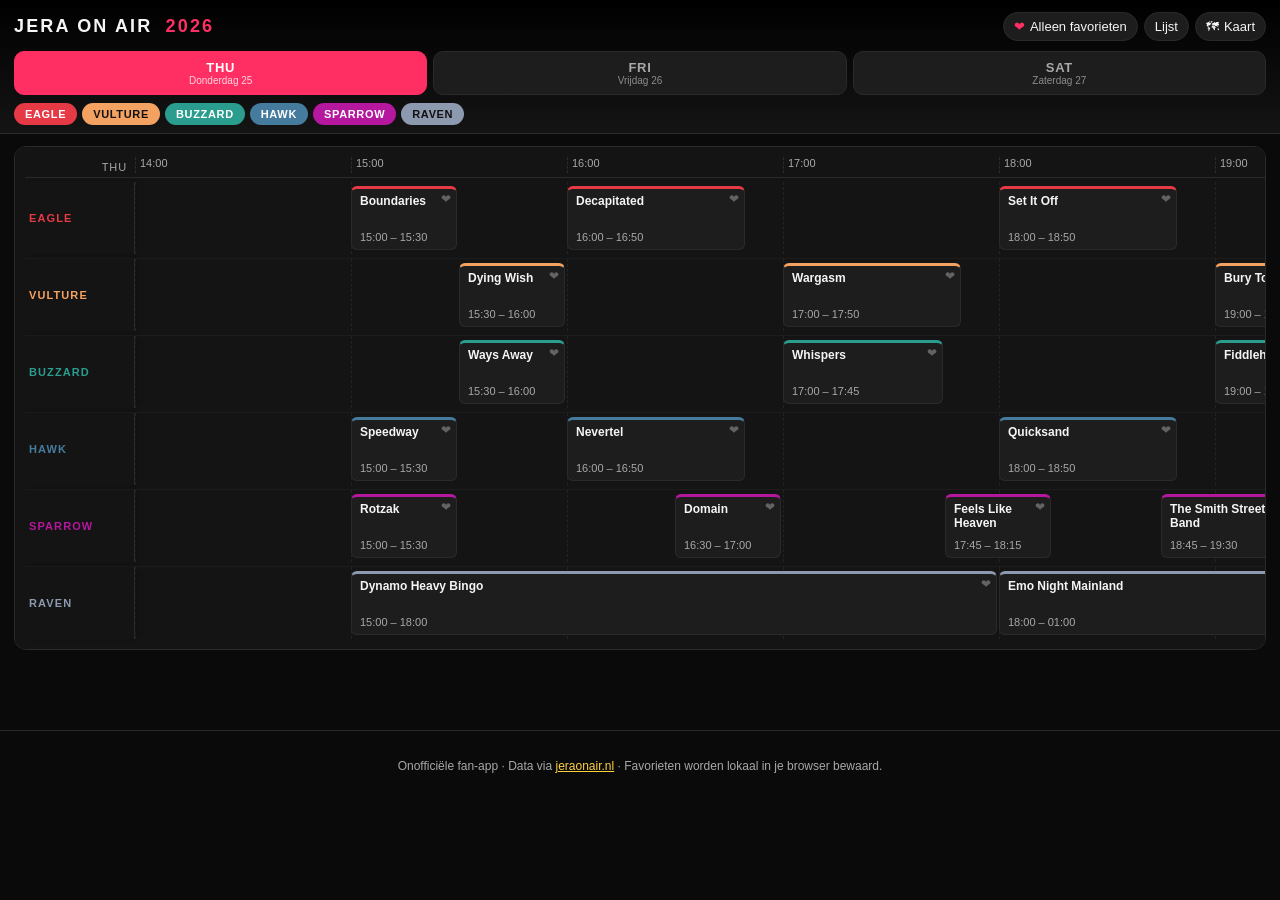
<file: index.html>
<!DOCTYPE html>
<html lang="nl">
<head>
  <meta charset="UTF-8" />
  <meta name="viewport" content="width=device-width, initial-scale=1.0, viewport-fit=cover" />
  <meta name="theme-color" content="#0a0a0a" />
  <title>Jera On Air 2026 — Timetable</title>
  <link rel="manifest" href="manifest.webmanifest" />
  <link rel="icon" type="image/png" sizes="192x192" href="icon-192.png" />
  <link rel="apple-touch-icon" href="apple-touch-icon.png" />
  <meta name="apple-mobile-web-app-capable" content="yes" />
  <meta name="apple-mobile-web-app-status-bar-style" content="black-translucent" />
  <meta name="apple-mobile-web-app-title" content="JOA Timetable" />
  <meta name="mobile-web-app-capable" content="yes" />
  <link rel="stylesheet" href="styles.css" />
</head>
<body>
  <header class="app-header">
    <div class="title-row">
      <h1>JERA ON AIR <span class="year">2026</span></h1>
      <div class="header-actions">
        <button id="likedOnlyBtn" class="toggle-btn" aria-pressed="false" title="Toon alleen favorieten">
          <span class="heart">❤</span> <span class="lbl">Alleen favorieten</span>
        </button>
        <button id="viewToggle" class="toggle-btn" title="Wissel weergave">
          <span class="view-lbl">Lijst</span>
        </button>
        <button id="mapBtn" class="toggle-btn" title="Toon festivalkaart" aria-haspopup="dialog">
          <span aria-hidden="true">🗺</span> <span class="lbl">Kaart</span>
        </button>
      </div>
    </div>

    <nav class="day-tabs" id="dayTabs" role="tablist"></nav>

    <div class="stage-filters" id="stageFilters" aria-label="Filter stages"></div>
  </header>

  <main id="main">
    <section id="gridView" class="view grid-view" hidden></section>
    <section id="listView" class="view list-view"></section>
    <p id="emptyMsg" class="empty-msg" hidden>Geen optredens gevonden met deze filters.</p>
  </main>

  <footer class="app-footer">
    <p>Onofficiële fan-app · Data via <a href="https://www.jeraonair.nl/nl/timetable/" target="_blank" rel="noopener">jeraonair.nl</a> · Favorieten worden lokaal in je browser bewaard.</p>
  </footer>

  <div id="mapOverlay" class="map-overlay" role="dialog" aria-modal="true" aria-label="Festivalkaart" hidden>
    <button id="mapCloseBtn" class="map-close" type="button" aria-label="Sluit kaart">×</button>
    <nav class="map-day-tabs" id="mapDayTabs" role="tablist" aria-label="Kies dag"></nav>
    <div class="map-scroll">
      <div class="map-wrap">
        <img src="festival_map.jpg" alt="Jera On Air 2026 festivalkaart" class="map-image" />
        <div class="map-pins" id="mapPins"></div>
      </div>
    </div>
    <aside id="mapStagePanel" class="map-stage-panel" hidden aria-live="polite"></aside>
  </div>

  <script src="data.js"></script>
  <script src="app.js"></script>
  <script>
    if ('serviceWorker' in navigator) {
      window.addEventListener('load', () => {
        navigator.serviceWorker.register('sw.js').catch(() => { /* offline support optional */ });
      });
    }
  </script>
</body>
</html>
</file>
<file: styles.css>
:root {
  --bg: #0a0a0a;
  --bg-2: #141414;
  --bg-3: #1d1d1d;
  --fg: #f5f5f5;
  --fg-dim: #a8a8a8;
  --accent: #ff2e63;          /* JOA-ish pink/red */
  --accent-2: #ffd23f;
  --like: #ff2e63;
  --like-bg: rgba(255, 46, 99, 0.18);
  --border: #2a2a2a;

  --eagle: #e63946;
  --vulture: #f4a261;
  --buzzard: #2a9d8f;
  --hawk: #457b9d;
  --sparrow: #b5179e;
  --raven: #8d99ae;
  --quail: #e9c46a;
  --nightingale: #6a4c93;

  --col-min-width: 14px; /* per 5 minutes on desktop grid */
}

* { box-sizing: border-box; }

[hidden] { display: none !important; }

html, body {
  margin: 0;
  padding: 0;
  background: var(--bg);
  color: var(--fg);
  font-family: -apple-system, BlinkMacSystemFont, "Segoe UI", Roboto, "Helvetica Neue", Arial, sans-serif;
  -webkit-font-smoothing: antialiased;
  min-height: 100vh;
}

a { color: var(--accent-2); }

/* ====== Header ====== */
.app-header {
  position: sticky;
  top: 0;
  z-index: 10;
  background: linear-gradient(180deg, #000 0%, var(--bg-2) 100%);
  border-bottom: 1px solid var(--border);
  padding: 12px 14px 8px;
}

.title-row {
  display: flex;
  align-items: center;
  justify-content: space-between;
  gap: 12px;
  flex-wrap: wrap;
}

.title-row h1 {
  margin: 0;
  font-size: 18px;
  letter-spacing: 0.12em;
  font-weight: 800;
}
.title-row h1 .year {
  color: var(--accent);
  margin-left: 6px;
}

.header-actions {
  display: flex;
  gap: 6px;
  flex-wrap: wrap;
}

.toggle-btn {
  background: var(--bg-3);
  border: 1px solid var(--border);
  color: var(--fg);
  padding: 6px 10px;
  border-radius: 999px;
  font-size: 13px;
  cursor: pointer;
  display: inline-flex;
  align-items: center;
  gap: 5px;
  transition: background 0.15s, color 0.15s, border-color 0.15s;
}
.toggle-btn:hover { border-color: var(--accent); }
.toggle-btn[aria-pressed="true"] {
  background: var(--like-bg);
  border-color: var(--accent);
  color: var(--fg);
}
.toggle-btn .heart { color: var(--accent); }

/* ====== Day tabs ====== */
.day-tabs {
  display: flex;
  gap: 6px;
  margin-top: 10px;
  overflow-x: auto;
  -webkit-overflow-scrolling: touch;
  scrollbar-width: none;
}
.day-tabs::-webkit-scrollbar { display: none; }

.day-tab {
  flex: 1 1 0;
  min-width: 90px;
  background: var(--bg-3);
  border: 1px solid var(--border);
  color: var(--fg-dim);
  padding: 8px 10px;
  border-radius: 10px;
  font-size: 13px;
  cursor: pointer;
  text-align: center;
  font-weight: 600;
  letter-spacing: 0.05em;
  white-space: nowrap;
}
.day-tab.active {
  background: var(--accent);
  border-color: var(--accent);
  color: #fff;
}

/* ====== Stage filter chips ====== */
.stage-filters {
  display: flex;
  gap: 5px;
  margin-top: 8px;
  flex-wrap: wrap;
}
.stage-chip {
  background: var(--bg-3);
  border: 1px solid var(--border);
  color: var(--fg-dim);
  padding: 4px 10px;
  border-radius: 999px;
  font-size: 11px;
  cursor: pointer;
  text-transform: uppercase;
  letter-spacing: 0.06em;
  font-weight: 700;
}
.stage-chip[aria-pressed="true"] {
  color: #fff;
  border-color: transparent;
}
.stage-chip[data-stage="eagle"][aria-pressed="true"]      { background: var(--eagle); }
.stage-chip[data-stage="vulture"][aria-pressed="true"]    { background: var(--vulture); color: #111; }
.stage-chip[data-stage="buzzard"][aria-pressed="true"]    { background: var(--buzzard); }
.stage-chip[data-stage="hawk"][aria-pressed="true"]       { background: var(--hawk); }
.stage-chip[data-stage="sparrow"][aria-pressed="true"]    { background: var(--sparrow); }
.stage-chip[data-stage="raven"][aria-pressed="true"]      { background: var(--raven); color: #111; }
.stage-chip[data-stage="quail"][aria-pressed="true"]      { background: var(--quail); color: #111; }
.stage-chip[data-stage="nightingale"][aria-pressed="true"]{ background: var(--nightingale); }

/* ====== Main ====== */
main {
  padding: 12px 14px 80px;
  max-width: 100%;
}
.empty-msg {
  text-align: center;
  color: var(--fg-dim);
  margin-top: 40px;
}

/* ====== List view (mobile-first default) ====== */
.list-view {
  display: flex;
  flex-direction: column;
  gap: 18px;
}

.stage-group h2 {
  margin: 0 0 8px;
  font-size: 12px;
  letter-spacing: 0.16em;
  text-transform: uppercase;
  color: var(--fg-dim);
  display: flex;
  align-items: center;
  gap: 8px;
}
.stage-group h2 .dot {
  width: 10px;
  height: 10px;
  border-radius: 50%;
  display: inline-block;
}
.stage-group .acts {
  display: flex;
  flex-direction: column;
  gap: 6px;
}

.act-card {
  display: grid;
  grid-template-columns: 76px 1fr auto;
  align-items: center;
  gap: 10px;
  background: var(--bg-2);
  border: 1px solid var(--border);
  border-left: 4px solid var(--border);
  padding: 10px 12px;
  border-radius: 10px;
}
.act-card .time {
  color: var(--fg-dim);
  font-variant-numeric: tabular-nums;
  font-size: 13px;
  line-height: 1.25;
}
.act-card .time .start { color: var(--fg); font-weight: 700; }
.act-card .name {
  font-weight: 700;
  font-size: 15px;
  line-height: 1.25;
  word-break: break-word;
}
.act-card.liked {
  border-color: var(--accent);
  background: linear-gradient(90deg, var(--like-bg), var(--bg-2) 60%);
  border-left-color: var(--accent);
}
.act-card[data-stage="eagle"]       { border-left-color: var(--eagle); }
.act-card[data-stage="vulture"]     { border-left-color: var(--vulture); }
.act-card[data-stage="buzzard"]     { border-left-color: var(--buzzard); }
.act-card[data-stage="hawk"]        { border-left-color: var(--hawk); }
.act-card[data-stage="sparrow"]     { border-left-color: var(--sparrow); }
.act-card[data-stage="raven"]       { border-left-color: var(--raven); }
.act-card[data-stage="quail"]       { border-left-color: var(--quail); }
.act-card[data-stage="nightingale"] { border-left-color: var(--nightingale); }
.act-card.liked { border-left-color: var(--accent); }

.like-btn {
  background: transparent;
  border: 1px solid var(--border);
  color: var(--fg-dim);
  width: 36px;
  height: 36px;
  border-radius: 50%;
  display: inline-flex;
  align-items: center;
  justify-content: center;
  cursor: pointer;
  font-size: 18px;
  line-height: 1;
  transition: transform 0.1s ease, color 0.15s, border-color 0.15s, background 0.15s;
}
.like-btn:hover { border-color: var(--accent); color: var(--accent); }
.like-btn.is-liked {
  color: var(--accent);
  border-color: var(--accent);
  background: var(--like-bg);
}
.like-btn:active { transform: scale(0.92); }

/* ====== Grid view (desktop) ====== */
.grid-view {
  overflow-x: auto;
  background: var(--bg-2);
  border: 1px solid var(--border);
  border-radius: 12px;
  padding: 10px;
}

.grid-inner {
  display: flex;
  flex-direction: column;
  gap: 4px;
  min-width: max-content;
}

.grid-time-row {
  display: grid;
  gap: 0;
  position: sticky;
  top: 0;
  background: var(--bg-2);
  z-index: 2;
  padding-bottom: 4px;
  border-bottom: 1px solid var(--border);
}
.grid-time-row .stage-col-header {
  font-size: 11px;
  color: var(--fg-dim);
  text-transform: uppercase;
  letter-spacing: 0.08em;
  padding-right: 8px;
  display: flex;
  align-items: end;
  justify-content: flex-end;
  position: sticky;
  left: 0;
  background: var(--bg-2);
  z-index: 7;
}
.grid-time-cell {
  font-size: 11px;
  color: var(--fg-dim);
  font-variant-numeric: tabular-nums;
  border-left: 1px dashed #2c2c2c;
  padding: 0 0 4px 4px;
}

.grid-stage-row {
  display: grid;
  gap: 0;
  align-items: stretch;
  min-height: 72px;
  position: relative;
}
.grid-stage-row + .grid-stage-row {
  border-top: 1px solid #1c1c1c;
}
.grid-bg-cell {
  border-left: 1px dashed #232323;
  min-height: 72px;
}
.grid-stage-row .stage-label {
  position: sticky;
  left: 0;
  background: var(--bg-2);
  z-index: 6;
  font-size: 11px;
  letter-spacing: 0.1em;
  text-transform: uppercase;
  font-weight: 800;
  display: flex;
  align-items: center;
  padding: 0 10px 0 4px;
  border-right: 1px solid var(--border);
  box-shadow: 4px 0 6px -4px rgba(0, 0, 0, 0.6);
}
.grid-stage-row .grid-cells {
  position: relative;
  display: grid;
}
.grid-act {
  position: absolute;
  top: 4px;
  bottom: 4px;
  background: var(--bg-3);
  border: 1px solid var(--border);
  border-radius: 6px;
  padding: 6px 8px;
  color: var(--fg);
  font-size: 12px;
  cursor: pointer;
  display: flex;
  flex-direction: column;
  justify-content: flex-start;
  text-align: left;
  overflow: hidden;
  transition: transform 0.08s, box-shadow 0.15s;
}
.grid-act:hover {
  transform: translateY(-1px);
  box-shadow: 0 4px 12px rgba(0,0,0,0.4);
  z-index: 5;
}
.grid-act .ga-heart {
  position: absolute;
  top: 4px;
  right: 5px;
  font-size: 12px;
  line-height: 1;
  color: var(--fg-dim);
  opacity: 0.5;
  pointer-events: none;
  transition: opacity 0.15s, color 0.15s, transform 0.15s;
}
.grid-act:hover .ga-heart { opacity: 1; color: var(--accent); }
.grid-act.liked .ga-heart {
  opacity: 1;
  color: #fff;
  transform: scale(1.15);
}
.grid-act .ga-name {
  font-weight: 700;
  line-height: 1.15;
  font-size: 12px;
  word-break: break-word;
  overflow-wrap: anywhere;
  display: -webkit-box;
  -webkit-line-clamp: 2;
  -webkit-box-orient: vertical;
  overflow: hidden;
  padding-right: 14px; /* room for heart icon */
  margin-bottom: auto;
}
.grid-act .ga-time {
  color: var(--fg-dim);
  font-size: 11px;
  font-variant-numeric: tabular-nums;
  margin-top: 2px;
}
.grid-act.liked {
  background: linear-gradient(135deg, var(--accent), #a8123d);
  border-color: var(--accent);
  color: #fff;
}
.grid-act.liked .ga-time { color: rgba(255,255,255,0.85); }
.grid-act[data-stage="eagle"]       { border-top: 3px solid var(--eagle); }
.grid-act[data-stage="vulture"]     { border-top: 3px solid var(--vulture); }
.grid-act[data-stage="buzzard"]     { border-top: 3px solid var(--buzzard); }
.grid-act[data-stage="hawk"]        { border-top: 3px solid var(--hawk); }
.grid-act[data-stage="sparrow"]     { border-top: 3px solid var(--sparrow); }
.grid-act[data-stage="raven"]       { border-top: 3px solid var(--raven); }
.grid-act[data-stage="quail"]       { border-top: 3px solid var(--quail); }
.grid-act[data-stage="nightingale"] { border-top: 3px solid var(--nightingale); }
.grid-act.liked { border-top-color: #fff; }

/* ====== Footer ====== */
.app-footer {
  border-top: 1px solid var(--border);
  padding: 16px 14px env(safe-area-inset-bottom, 16px);
  text-align: center;
  color: var(--fg-dim);
  font-size: 12px;
}

/* ====== Festival map overlay ====== */
.map-overlay {
  position: fixed;
  inset: 0;
  z-index: 1000;
  background: rgba(0, 0, 0, 0.95);
  display: flex;
  align-items: stretch;
  justify-content: stretch;
  padding: env(safe-area-inset-top, 0) env(safe-area-inset-right, 0) env(safe-area-inset-bottom, 0) env(safe-area-inset-left, 0);
}

.map-day-tabs {
  position: absolute;
  top: calc(env(safe-area-inset-top, 0) + 12px);
  left: 50%;
  transform: translateX(-50%);
  z-index: 4;
  display: flex;
  gap: 6px;
  background: rgba(0, 0, 0, 0.6);
  padding: 5px;
  border-radius: 999px;
  border: 1px solid var(--border);
}

.map-day-tab {
  background: transparent;
  border: none;
  color: var(--fg);
  font-family: inherit;
  font-size: 13px;
  font-weight: 700;
  letter-spacing: 0.04em;
  padding: 7px 16px;
  border-radius: 999px;
  cursor: pointer;
  min-width: 52px;
}
.map-day-tab:hover { background: rgba(255, 255, 255, 0.12); }
.map-day-tab.active {
  background: var(--accent);
  color: #0a0a0a;
}

.map-scroll {
  flex: 1;
  overflow: auto;
  -webkit-overflow-scrolling: touch;
  touch-action: pinch-zoom;
  display: flex;
  align-items: center;
  justify-content: center;
}

.map-wrap {
  position: relative;
  display: inline-block;
  line-height: 0;
}

.map-image {
  max-width: 100%;
  max-height: 100%;
  height: auto;
  width: auto;
  display: block;
  user-select: none;
  -webkit-user-drag: none;
}

/* Pins layer sits exactly over the image */
.map-pins {
  position: absolute;
  inset: 0;
  pointer-events: none;
}

.map-pin {
  position: absolute;
  transform: translate(-50%, -50%);
  pointer-events: auto;
  background: none;
  border: none;
  padding: 0;
  cursor: pointer;
  display: flex;
  flex-direction: column;
  align-items: center;
  gap: 2px;
  font-family: inherit;
}

.map-pin-dot {
  width: 16px;
  height: 16px;
  border-radius: 50%;
  background: var(--pin-color, var(--accent));
  border: 2px solid #fff;
  box-shadow: 0 0 0 2px rgba(0, 0, 0, 0.5), 0 2px 6px rgba(0, 0, 0, 0.6);
  transition: transform 0.12s ease;
}

.map-pin-label {
  font-size: 11px;
  font-weight: 700;
  color: #fff;
  background: rgba(0, 0, 0, 0.7);
  padding: 1px 6px;
  border-radius: 10px;
  white-space: nowrap;
  line-height: 1.4;
}

.map-pin-badge {
  color: var(--like);
  font-weight: 800;
}

.map-pin:hover .map-pin-dot,
.map-pin.active .map-pin-dot {
  transform: scale(1.35);
}

.map-pin.active .map-pin-label {
  background: var(--pin-color, var(--accent));
  color: #0a0a0a;
}
.map-pin.active .map-pin-badge {
  color: #0a0a0a;
}

/* Slide-up stage schedule panel */
.map-stage-panel {
  position: absolute;
  left: 0;
  right: 0;
  bottom: 0;
  z-index: 3;
  max-height: 55%;
  background: var(--bg-2);
  border-top: 1px solid var(--border);
  box-shadow: 0 -8px 24px rgba(0, 0, 0, 0.6);
  display: flex;
  flex-direction: column;
  padding-bottom: env(safe-area-inset-bottom, 0);
}

.map-panel-head {
  display: flex;
  align-items: center;
  gap: 10px;
  padding: 10px 14px;
  border-bottom: 2px solid var(--border);
  position: sticky;
  top: 0;
  background: var(--bg-2);
}
.map-panel-title {
  font-size: 16px;
  font-weight: 800;
}
.map-panel-day {
  font-size: 12px;
  color: var(--fg-dim);
}
.map-panel-close {
  margin-left: auto;
  width: 30px;
  height: 30px;
  border-radius: 50%;
  border: 1px solid var(--border);
  background: var(--bg-3);
  color: var(--fg);
  font-size: 20px;
  line-height: 1;
  cursor: pointer;
}
.map-panel-close:hover { border-color: var(--accent); }

.map-act-list {
  list-style: none;
  margin: 0;
  padding: 4px 0 12px;
  overflow-y: auto;
}
.map-act {
  display: flex;
  align-items: center;
  gap: 10px;
  padding: 8px 14px;
  border-bottom: 1px solid var(--border);
}
.map-act-time {
  font-variant-numeric: tabular-nums;
  font-size: 12px;
  color: var(--fg-dim);
  min-width: 96px;
}
.map-act-name {
  font-size: 14px;
  font-weight: 600;
  flex: 1;
}
.map-act.liked {
  background: var(--like-bg);
}
.map-act-heart { color: var(--like); }
.map-act-empty {
  padding: 16px 14px;
  color: var(--fg-dim);
}

.map-close {
  position: absolute;
  top: calc(env(safe-area-inset-top, 0) + 10px);
  right: calc(env(safe-area-inset-right, 0) + 10px);
  z-index: 2;
  width: 40px;
  height: 40px;
  border-radius: 50%;
  border: 1px solid var(--border);
  background: var(--bg-2);
  color: var(--fg);
  font-size: 24px;
  line-height: 1;
  cursor: pointer;
  display: flex;
  align-items: center;
  justify-content: center;
  box-shadow: 0 4px 12px rgba(0, 0, 0, 0.6);
}
.map-close:hover { border-color: var(--accent); }

body.map-open { overflow: hidden; }

/* ====== Responsive switches ====== */
@media (max-width: 720px) {
  .title-row h1 { font-size: 16px; }
  .toggle-btn .lbl { display: none; }
  .toggle-btn .view-lbl { display: inline; }
}
</file>
